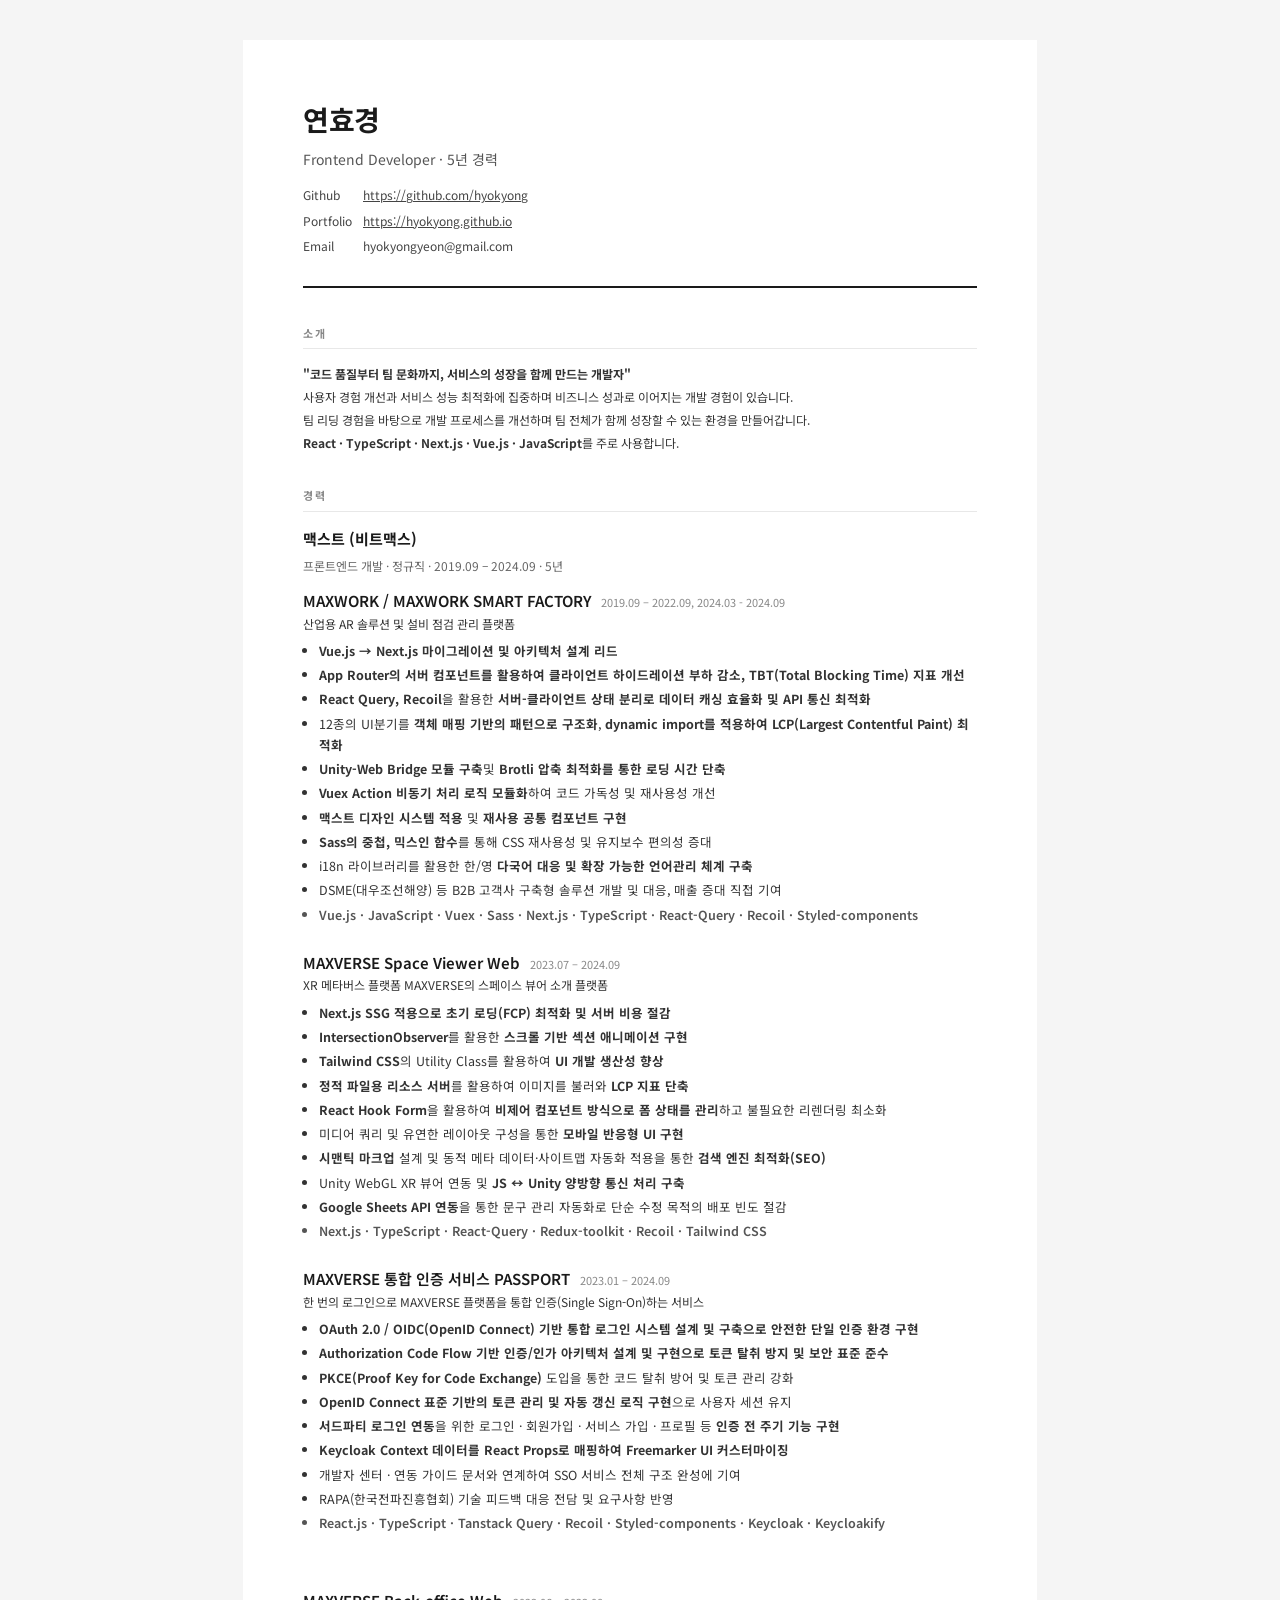
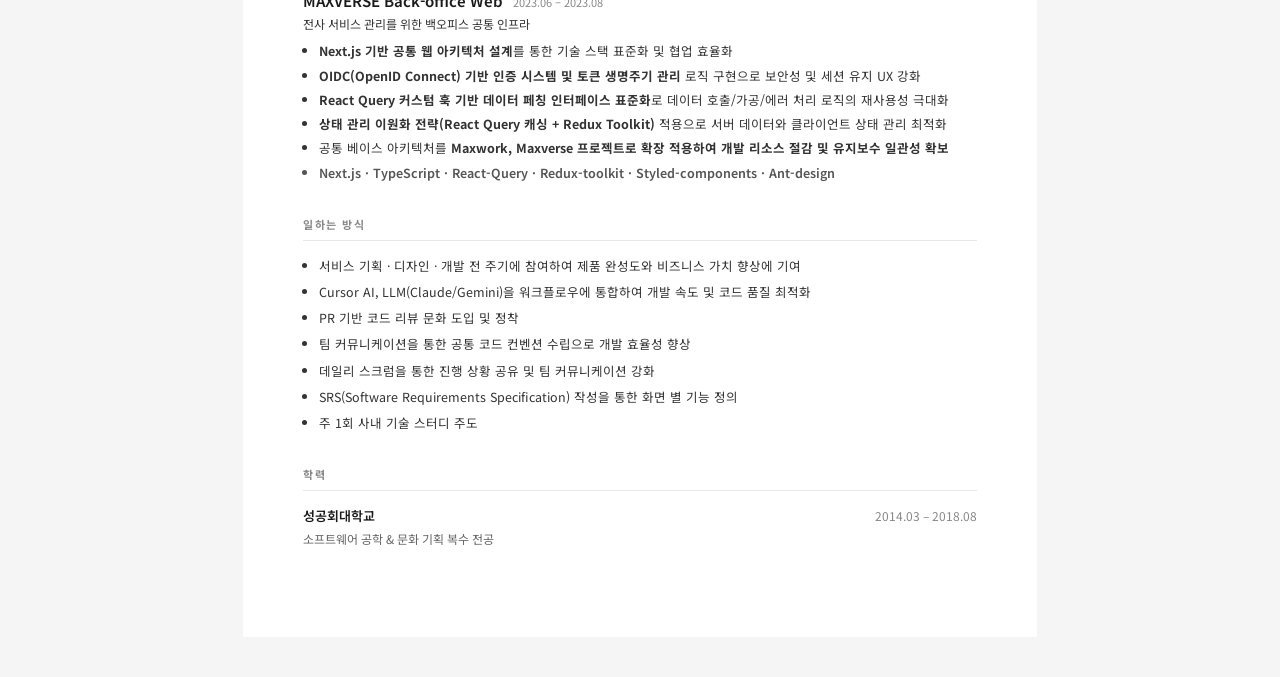
<file: resume_yeon_hyokyeong.html>
<!doctype html>
<html lang="ko">
  <head>
    <meta charset="UTF-8" />
    <meta name="viewport" content="width=device-width, initial-scale=1.0" />
    <title>연효경 이력서</title>
    <style>
      @import url("https://fonts.googleapis.com/css2?family=Noto+Sans+KR:wght@300;400;500;700&display=swap");

      * {
        margin: 0;
        padding: 0;
        box-sizing: border-box;
      }

      body {
        font-family: "Noto Sans KR", sans-serif;
        font-size: 13px;
        color: #1a1a1a;
        background: #f5f5f5;
        line-height: 1.7;
      }

      .page {
        width: 794px;
        margin: 40px auto;
        background: #fff;
        padding: 56px 60px;
      }

      /* Header */
      .header {
        margin-bottom: 36px;
        border-bottom: 2px solid #1a1a1a;
        padding-bottom: 24px;
      }
      .header h1 {
        font-size: 28px;
        font-weight: 700;
        letter-spacing: -0.5px;
        margin-bottom: 4px;
      }
      .header .role {
        font-size: 14px;
        color: #555;
        margin-bottom: 14px;
      }
      .header .contact {
        display: flex;
        gap: 20px;
        font-size: 12px;
        color: #444;
        margin-bottom: 5px;

        span:first-child {
          width: 40px;
        }
      }
      .header .contact a {
        color: #444;
        /* text-decoration: none; */
      }

      /* Section */
      section {
        margin-bottom: 32px;
      }
      .section-title {
        font-size: 11px;
        font-weight: 700;
        letter-spacing: 1.5px;
        text-transform: uppercase;
        color: #888;
        margin-bottom: 14px;
        padding-bottom: 6px;
        border-bottom: 1px solid #e8e8e8;
      }

      /* Intro */
      .intro p {
        font-size: 12px;
        color: #333;
        line-height: 1.9;
      }

      /* Career */
      .career-item {
        margin-bottom: 28px;
      }
      .career-header {
        display: flex;
        justify-content: space-between;
        align-items: baseline;
        margin-bottom: 4px;
      }
      .company {
        font-size: 15px;
        font-weight: 700;
      }
      .period {
        font-size: 12px;
        color: #888;
      }
      .career-role {
        font-size: 12px;
        color: #666;
        margin-bottom: 12px;
      }

      .project {
        margin-bottom: 25px;
        padding-left: 0;
      }
      .project-name {
        font-size: 15px;
        font-weight: 600;
        color: #1a1a1a;
      }
      .project-name span {
        font-size: 11px;
        font-weight: 400;
        color: #888;
        margin-left: 6px;
      }
      .project-desc {
        font-size: 12px;
        color: #333;
        margin-bottom: 6px;
      }
      .project ul {
        padding-left: 16px;
      }
      .project ul li {
        font-size: 12.5px;
        color: #333;
        margin-bottom: 3px;
        list-style: disc;
      }
      .project ul li.tech-stack {
        font-weight: 600;
        color: #555;
      }

      /* Skills */
      .skills-grid {
        display: grid;
        grid-template-columns: 120px 1fr;
        gap: 8px 0;
      }
      .skill-label {
        font-size: 12px;
        font-weight: 600;
        color: #555;
        padding-top: 2px;
      }
      .skill-tags {
        display: flex;
        flex-wrap: wrap;
        gap: 6px;
      }
      .tag {
        font-size: 11px;
        background: #f2f2f2;
        color: #333;
        padding: 3px 9px;
        border-radius: 3px;
      }

      /* Collaboration */
      .collab-list {
        padding-left: 16px;
      }
      .collab-list li {
        font-size: 12.5px;
        color: #333;
        margin-bottom: 5px;
        list-style: disc;
      }

      /* Education */
      .edu-item {
        display: flex;
        justify-content: space-between;
        align-items: baseline;
      }
      .edu-name {
        font-size: 13px;
        font-weight: 600;
      }
      .edu-detail {
        font-size: 12px;
        color: #666;
        margin-top: 2px;
      }

      @media print {
        body {
          background: #fff;
        }
        .page {
          margin: 0;
          padding: 48px 52px;
          box-shadow: none;
        }
      }
    </style>
  </head>
  <body>
    <div class="page">
      <!-- Header -->
      <div class="header">
        <h1>연효경</h1>
        <div class="role">Frontend Developer · 5년 경력</div>
        <div class="contact">
          <span>Github</span>
          <a href="https://github.com/hyokyong" target="_blank">
            https://github.com/hyokyong
          </a>
        </div>
        <div class="contact">
          <span>Portfolio</span>
          <a href="https://hyokyong.github.io" target="_blank">
            https://hyokyong.github.io
          </a>
        </div>
        <div class="contact">
          <span>Email</span>
          <span>hyokyongyeon@gmail.com</span>
        </div>
      </div>

      <!-- 소개 -->
      <section class="intro">
        <div class="section-title">소개</div>
        <p>
          <b>"코드 품질부터 팀 문화까지, 서비스의 성장을 함께 만드는 개발자"</b
          ><br />
          사용자 경험 개선과 서비스 성능 최적화에 집중하며 비즈니스 성과로
          이어지는 개발 경험이 있습니다.<br />
          팀 리딩 경험을 바탕으로 개발 프로세스를 개선하며 팀 전체가 함께 성장할
          수 있는 환경을 만들어갑니다.<br />
          <b>React · TypeScript · Next.js · Vue.js · JavaScript</b>를 주로
          사용합니다.
        </p>
      </section>

      <!-- 경력 -->
      <section>
        <div class="section-title">경력</div>
        <div class="career-item">
          <div class="career-header">
            <span class="company">맥스트 (비트맥스)</span>
          </div>
          <div class="career-role">
            프론트엔드 개발 · 정규직 · 2019.09 – 2024.09 · 5년
          </div>

          <!-- MAXWORK -->
          <div class="project">
            <div class="project-name">
              MAXWORK / MAXWORK SMART FACTORY
              <span>2019.09 – 2022.09, 2024.03 - 2024.09</span>
            </div>
            <p class="project-desc">산업용 AR 솔루션 및 설비 점검 관리 플랫폼</p>
            <ul>
              <li><b>Vue.js → Next.js 마이그레이션 및 아키텍처 설계 리드</b></li>
              <li>
                <b>
                  App Router의 서버 컴포넌트를 활용하여 클라이언트 하이드레이션 부하 감소, TBT(Total Blocking Time) 지표 개선</b>
                </b>
              </li>
              <li>
                <b>React Query, Recoil</b>을 활용한 <b>서버-클라이언트 상태 분리로 데이터 캐싱 효율화 및 API 통신 최적화</b>
              </li>
              <li>12종의 UI분기를 <b>객체 매핑 기반의 패턴으로 구조화</b>, <b>dynamic import를 적용하여 LCP(Largest Contentful Paint) 최적화</b>
              <li>
                <b>Unity-Web Bridge 모듈 구축</b>및 <b>Brotli 압축 최적화를 통한 로딩 시간 단축</b>
              </li>
              <li>
                <b>Vuex Action 비동기 처리 로직 모듈화</b>하여 코드 가독성 및 재사용성 개선
              </li>
              <li><b>맥스트 디자인 시스템 적용</b> 및 <b>재사용 공통 컴포넌트 구현</b></li>
              <li><b>Sass의 중첩, 믹스인 함수</b>를 통해 CSS 재사용성 및 유지보수 편의성 증대</li>
              <li>i18n 라이브러리를 활용한 한/영 <b>다국어 대응 및 확장 가능한 언어관리 체계 구축</b></li>
              <li>
                DSME(대우조선해양) 등 B2B 고객사 구축형 솔루션 개발 및 대응, 매출 증대 직접
                기여
              </li>
              <li class="tech-stack">
                Vue.js · JavaScript · Vuex · Sass · Next.js · TypeScript ·
                React-Query · Recoil · Styled-components
              </li>
            </ul>
          </div>

          <!-- MAXVERSE Web -->
          <div class="project">
            <div class="project-name">
              MAXVERSE Space Viewer Web <span>2023.07 – 2024.09</span>
            </div>
            <p class="project-desc">
              XR 메타버스 플랫폼 MAXVERSE의 스페이스 뷰어 소개 플랫폼
            </p>
            <ul>
              <li>

                  <b>Next.js SSG 적용으로 초기 로딩(FCP) 최적화 및 서버 비용 절감
                </b>
              </li>
              <li>
                <b>IntersectionObserver</b>를 활용한
                <b>스크롤 기반 섹션 애니메이션 구현</b>
              </li>
              <li><b>Tailwind CSS</b>의 Utility Class를 활용하여 <b>UI 개발 생산성 향상</b></li>
              <li><b>정적 파일용 리소스 서버</b>를 활용하여 이미지를 불러와 <b>LCP 지표 단축</b></li>
              <li><b>React Hook Form</b>을 활용하여 <b>비제어 컴포넌트 방식으로 폼 상태를 관리</b>하고 불필요한 리렌더링 최소화</li>
              <li>미디어 쿼리 및 유연한 레이아웃 구성을 통한 <b>모바일 반응형 UI 구현</b></li>
              <li>
                <b>시맨틱 마크업</b> 설계 및 동적 메타 데이터·사이트맵 자동화 적용을 통한 <b>검색 엔진 최적화(SEO)</b>
              </li>
              <li>
                Unity WebGL XR 뷰어 연동 및
                <b>JS ↔ Unity 양방향 통신 처리 구축</b>
              </li>
              <li>
                <b>Google Sheets API 연동</b>을 통한 문구 관리 자동화로 단순 수정 목적의 배포 빈도 절감
              </li>
              <li class="tech-stack">
                Next.js · TypeScript · React-Query · Redux-toolkit · Recoil ·
                Tailwind CSS
              </li>
            </ul>
          </div>

          <!-- PASSPORT -->
          <div class="project">
            <div class="project-name">
              MAXVERSE 통합 인증 서비스 PASSPORT <span>2023.01 – 2024.09</span>
            </div>
            <p class="project-desc">
              한 번의 로그인으로 MAXVERSE 플랫폼을 통합 인증(Single Sign-On)하는
              서비스
            </p>
            <ul>
              <li>
                <b
                  >OAuth 2.0 / OIDC(OpenID Connect) 기반 통합 로그인 시스템 설계 및 구축으로
                  안전한 단일 인증 환경 구현</b
                >
              </li>
              <li>
                <b>Authorization Code Flow 기반 인증/인가 아키텍처 설계 및 구현으로 토큰 탈취 방지 및 보안 표준 준수</b>
              </li>
              <li>
                <b>PKCE(Proof Key for Code Exchange)</b> 도입을 통한 코드 탈취 방어 및 토큰 관리 강화
              </li>
              <li><b>OpenID Connect 표준 기반의 토큰 관리 및 자동 갱신 로직 구현</b>으로 사용자 세션 유지</li>
              <li>
                <b>서드파티 로그인 연동</b>을 위한 로그인 · 회원가입 · 서비스 가입 ·
                프로필 등 <b>인증 전 주기 기능 구현</b>
              </li>
              <li>
                <b>Keycloak Context 데이터를 React Props로 매핑하여 Freemarker UI 커스터마이징</b>
              </li>
              <li>
                개발자 센터 · 연동 가이드 문서와 연계하여 SSO 서비스 전체 구조
                완성에 기여
              </li>
              <li>
                RAPA(한국전파진흥협회) 기술 피드백 대응 전담 및 요구사항 반영
              </li>
              <li class="tech-stack">
                React.js · TypeScript · Tanstack Query · Recoil ·
                Styled-components · Keycloak · Keycloakify
              </li>
            </ul>
          </div>

          <!-- Back-office -->
          <div class="project">
            <div class="project-name" style="padding-top: 30px;">
              MAXVERSE Back-office Web <span>2023.06 – 2023.08</span>
            </div>
            <p class="project-desc">전사 서비스 관리를 위한 백오피스 공통 인프라</p>
            <ul>
              <li><b>Next.js 기반 공통 웹 아키텍처 설계</b>를 통한 기술 스택 표준화 및 협업 효율화</b></li>
              <li>
                <b>OIDC(OpenID Connect) 기반 인증 시스템 및 토큰 생명주기 관리</b> 로직 구현으로 보안성 및 세션 유지 UX 강화
              </li>
              <li>
                <b>React Query 커스텀 훅 기반 데이터 페칭 인터페이스 표준화</b>로 데이터 호출/가공/에러 처리 로직의 재사용성 극대화
              </li>
              <li>
                <b>상태 관리 이원화 전략(React Query 캐싱 + Redux Toolkit)</b> 적용으로 서버 데이터와 클라이언트 상태 관리 최적화
              </li>
              <li>
                공통 베이스 아키텍처를 <b>Maxwork, Maxverse 프로젝트로 확장 적용하여 개발 리소스 절감 및 유지보수 일관성 확보</b>
              </li>
              <li class="tech-stack">
                Next.js · TypeScript · React-Query · Redux-toolkit ·
                Styled-components · Ant-design
              </li>
            </ul>
          </div>

        </div>
      </section>

      <!-- 일하는 방식 -->
      <section>
        <div class="section-title">일하는 방식</div>
        <ul class="collab-list">
          <li>
            서비스 기획 · 디자인 · 개발 전 주기에 참여하여 제품 완성도와
            비즈니스 가치 향상에 기여
          </li>
          <li>
            Cursor AI, LLM(Claude/Gemini)을 워크플로우에 통합하여 개발 속도 및
            코드 품질 최적화
          </li>
          <li>PR 기반 코드 리뷰 문화 도입 및 정착</li>
          <li>
            팀 커뮤니케이션을 통한 공통 코드 컨벤션 수립으로 개발 효율성 향상
          </li>
          <li>데일리 스크럼을 통한 진행 상황 공유 및 팀 커뮤니케이션 강화</li>
          <li>
            SRS(Software Requirements Specification) 작성을 통한 화면 별 기능
            정의
          </li>
          <li>주 1회 사내 기술 스터디 주도</li>
        </ul>
      </section>

      <!-- 학력 -->
      <section>
        <div class="section-title">학력</div>
        <div class="edu-item">
          <div>
            <div class="edu-name">성공회대학교</div>
            <div class="edu-detail">
              소프트웨어 공학 &amp; 문화 기획 복수 전공
            </div>
          </div>
          <span class="period">2014.03 – 2018.08</span>
        </div>
      </section>
    </div>
  </body>
</html>
</file>
